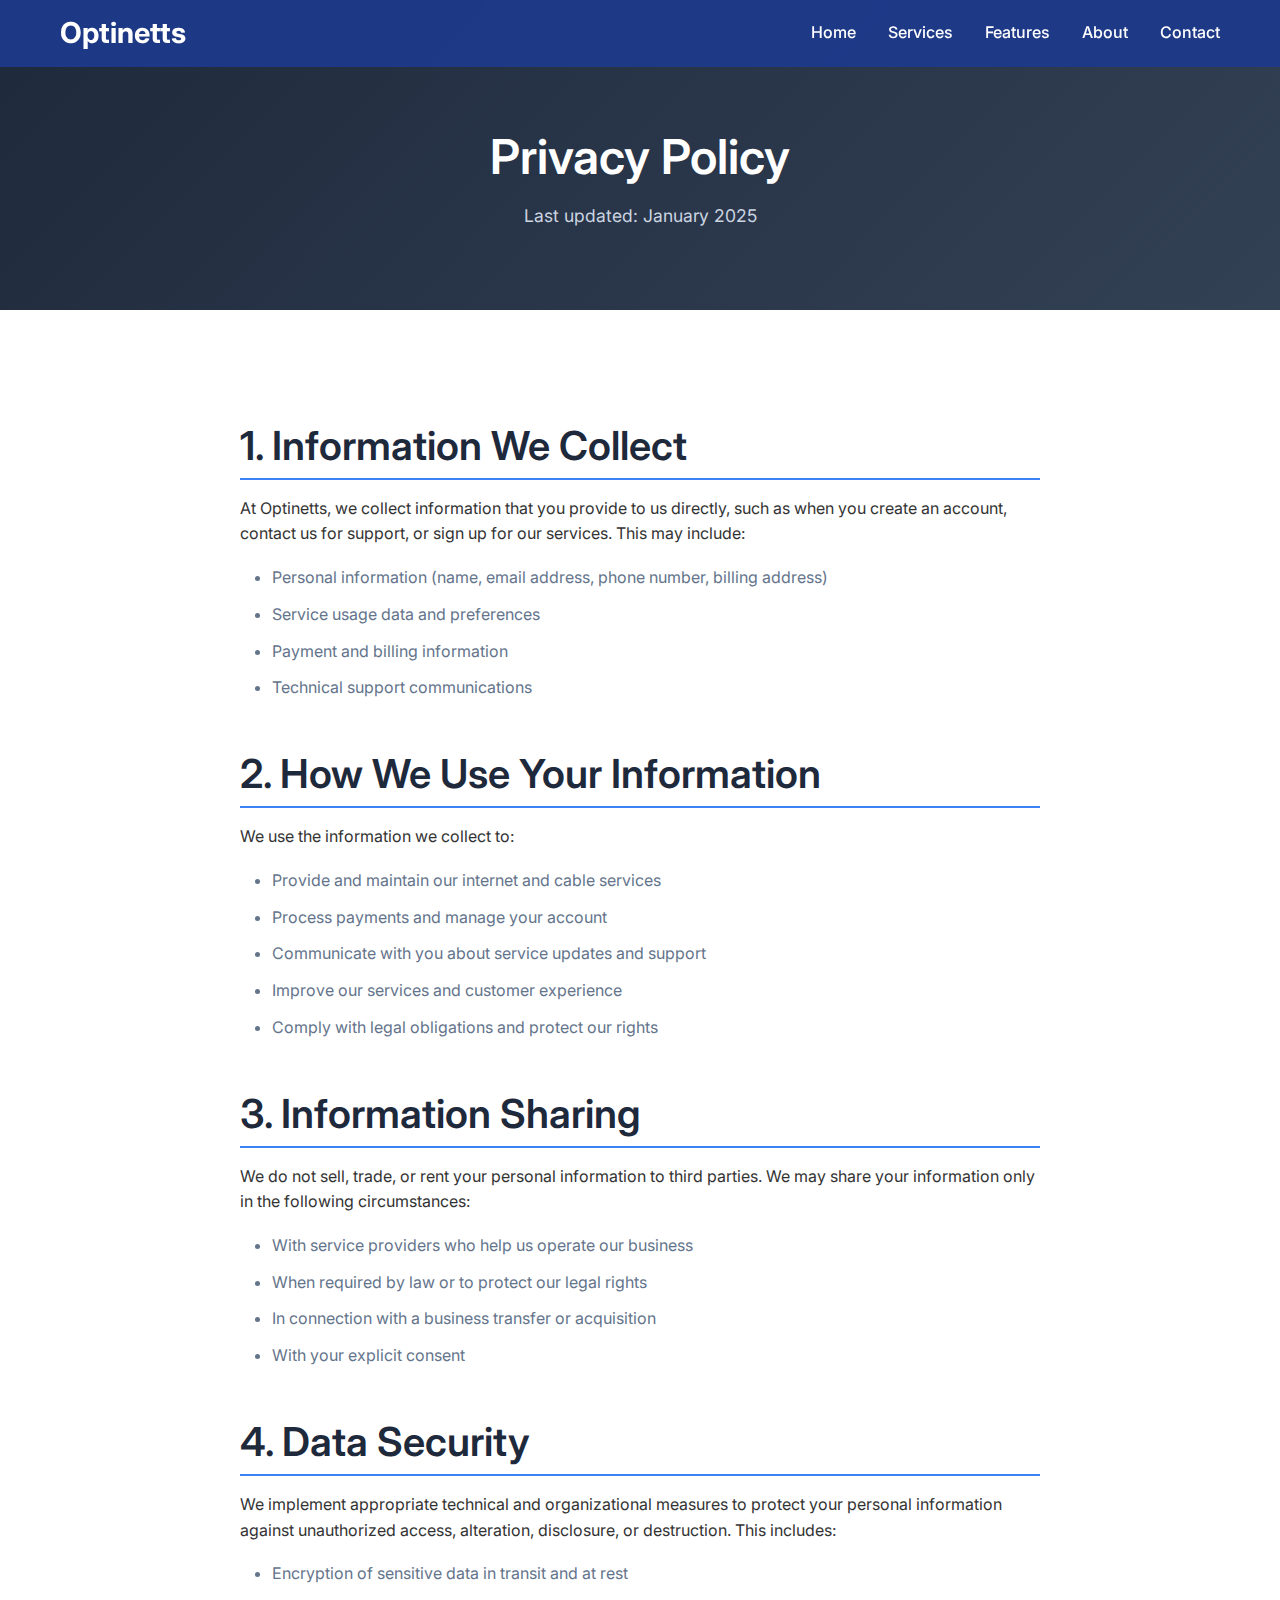
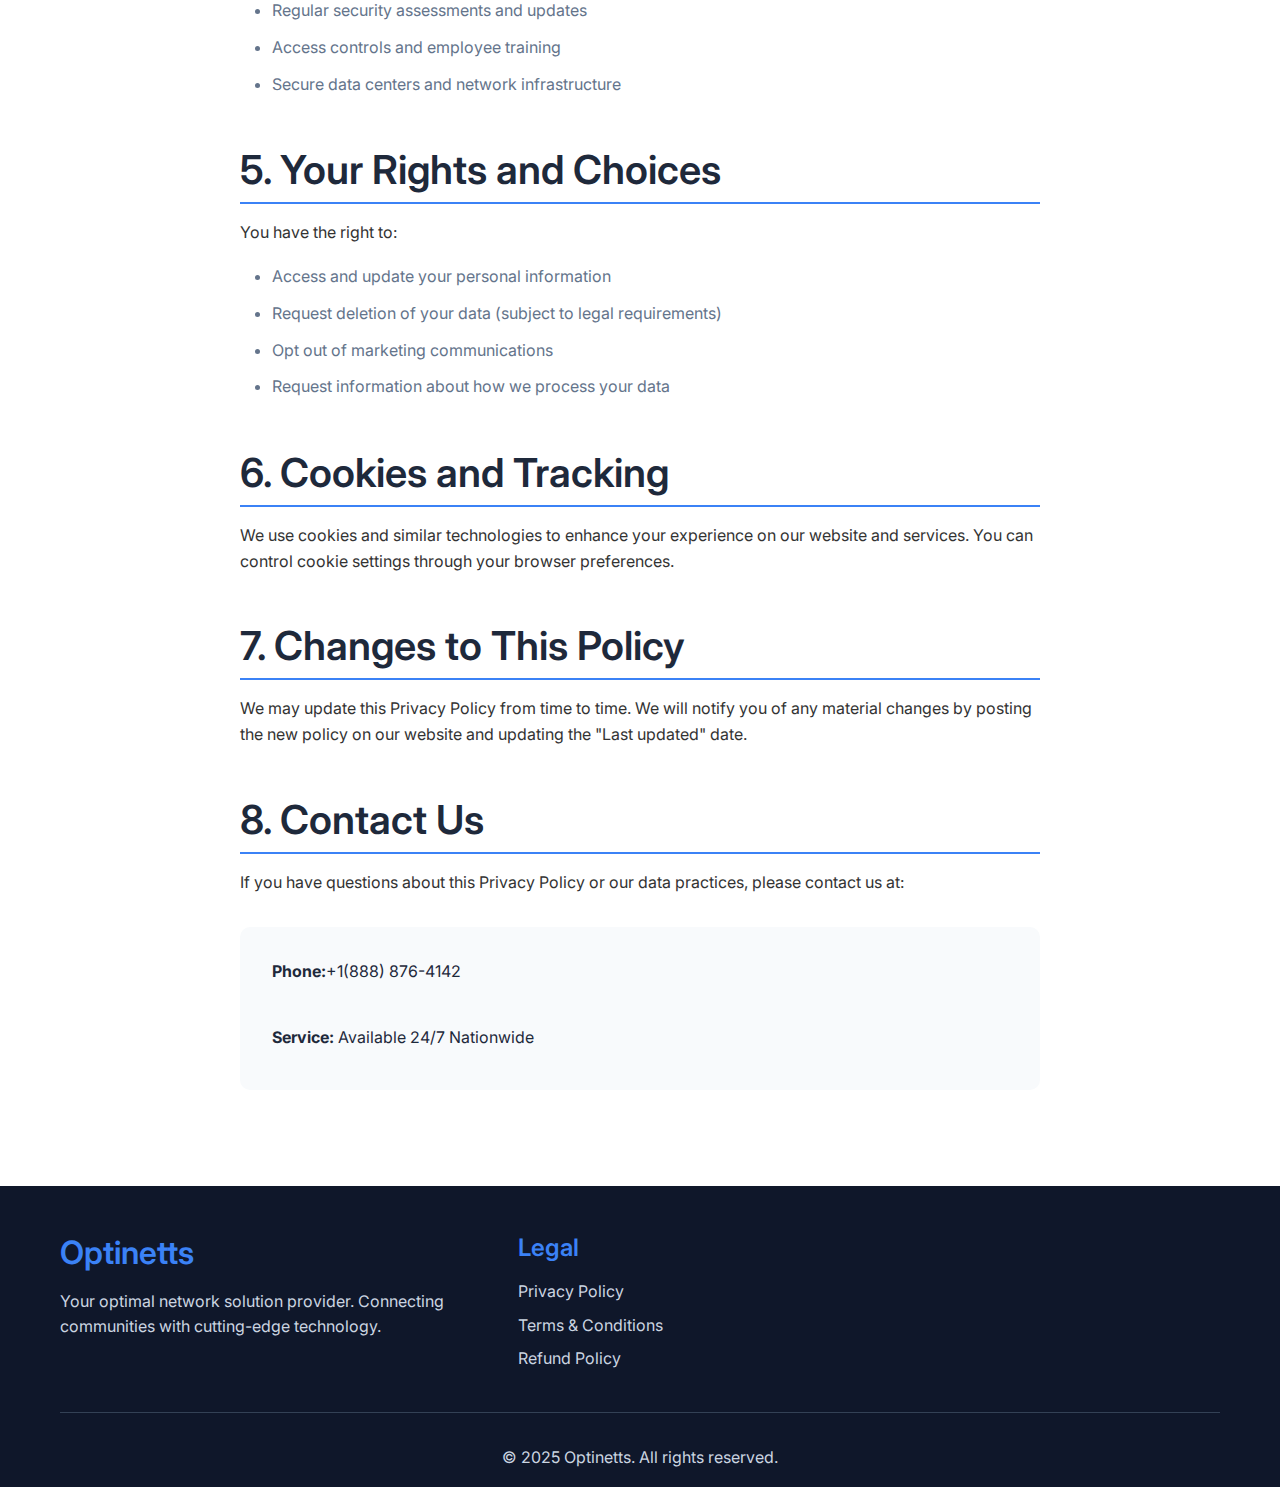
<file: privacy.html>
<!DOCTYPE html>
<html lang="en">
<head>
    <meta charset="UTF-8">
    <meta name="viewport" content="width=device-width, initial-scale=1.0">
    <title>Privacy Policy - Optinetts</title>
    <link href="https://fonts.googleapis.com/css2?family=Inter:wght@300;400;500;600;700&display=swap" rel="stylesheet">
    <link rel="stylesheet" href="style.css">
</head>
<body>
    <!-- Navigation -->
    <nav class="navbar">
        <div class="nav-container">
            <div class="nav-logo">
                <h2><a href="index.html">Optinetts</a></h2>
            </div>
            <div class="nav-menu" id="navMenu">
                <a href="index.html" class="nav-link">Home</a>
                <a href="index.html#services" class="nav-link">Services</a>
                <a href="index.html#features" class="nav-link">Features</a>
                <a href="index.html#about" class="nav-link">About</a>
                <a href="index.html#contact" class="nav-link">Contact</a>
            </div>
            <div class="nav-toggle" id="navToggle">
                <span></span>
                <span></span>
                <span></span>
            </div>
        </div>
    </nav>

    <!-- Legal Page Header -->
    <section class="legal-header">
        <div class="container">
            <h1>Privacy Policy</h1>
            <p>Last updated: January 2025</p>
        </div>
    </section>

    <!-- Privacy Policy Content -->
    <section class="legal-content">
        <div class="container">
            <div class="legal-text">
                <h2>1. Information We Collect</h2>
                <p>At Optinetts, we collect information that you provide to us directly, such as when you create an account, contact us for support, or sign up for our services. This may include:</p>
                <ul>
                    <li>Personal information (name, email address, phone number, billing address)</li>
                    <li>Service usage data and preferences</li>
                    <li>Payment and billing information</li>
                    <li>Technical support communications</li>
                </ul>

                <h2>2. How We Use Your Information</h2>
                <p>We use the information we collect to:</p>
                <ul>
                    <li>Provide and maintain our internet and cable services</li>
                    <li>Process payments and manage your account</li>
                    <li>Communicate with you about service updates and support</li>
                    <li>Improve our services and customer experience</li>
                    <li>Comply with legal obligations and protect our rights</li>
                </ul>

                <h2>3. Information Sharing</h2>
                <p>We do not sell, trade, or rent your personal information to third parties. We may share your information only in the following circumstances:</p>
                <ul>
                    <li>With service providers who help us operate our business</li>
                    <li>When required by law or to protect our legal rights</li>
                    <li>In connection with a business transfer or acquisition</li>
                    <li>With your explicit consent</li>
                </ul>

                <h2>4. Data Security</h2>
                <p>We implement appropriate technical and organizational measures to protect your personal information against unauthorized access, alteration, disclosure, or destruction. This includes:</p>
                <ul>
                    <li>Encryption of sensitive data in transit and at rest</li>
                    <li>Regular security assessments and updates</li>
                    <li>Access controls and employee training</li>
                    <li>Secure data centers and network infrastructure</li>
                </ul>

                <h2>5. Your Rights and Choices</h2>
                <p>You have the right to:</p>
                <ul>
                    <li>Access and update your personal information</li>
                    <li>Request deletion of your data (subject to legal requirements)</li>
                    <li>Opt out of marketing communications</li>
                    <li>Request information about how we process your data</li>
                </ul>

                <h2>6. Cookies and Tracking</h2>
                <p>We use cookies and similar technologies to enhance your experience on our website and services. You can control cookie settings through your browser preferences.</p>

                <h2>7. Changes to This Policy</h2>
                <p>We may update this Privacy Policy from time to time. We will notify you of any material changes by posting the new policy on our website and updating the "Last updated" date.</p>

                <h2>8. Contact Us</h2>
                <p>If you have questions about this Privacy Policy or our data practices, please contact us at:</p>
                <div class="contact-info">
                    <p><strong>Phone:</strong>+1(888) 876-4142</p>
                    <p><strong>Service:</strong> Available 24/7 Nationwide</p>
                </div>
            </div>
        </div>
    </section>

    <!-- Footer -->
    <footer class="footer">
        <div class="container">
            <div class="footer-content">
                <div class="footer-section">
                    <h3>Optinetts</h3>
                    <p>Your optimal network solution provider. Connecting communities with cutting-edge technology.</p>
                </div>
                <div class="footer-section">
                    <h4>Legal</h4>
                    <ul>
                        <li><a href="privacy.html">Privacy Policy</a></li>
                        <li><a href="terms.html">Terms & Conditions</a></li>
                        <li><a href="refund.html">Refund Policy</a></li>
                    </ul>
                </div>
            </div>
            <div class="footer-bottom">
                <p>&copy; 2025 Optinetts. All rights reserved.</p>
            </div>
        </div>
    </footer>

    <script src="script.js"></script>
</body>
</html>
</file>
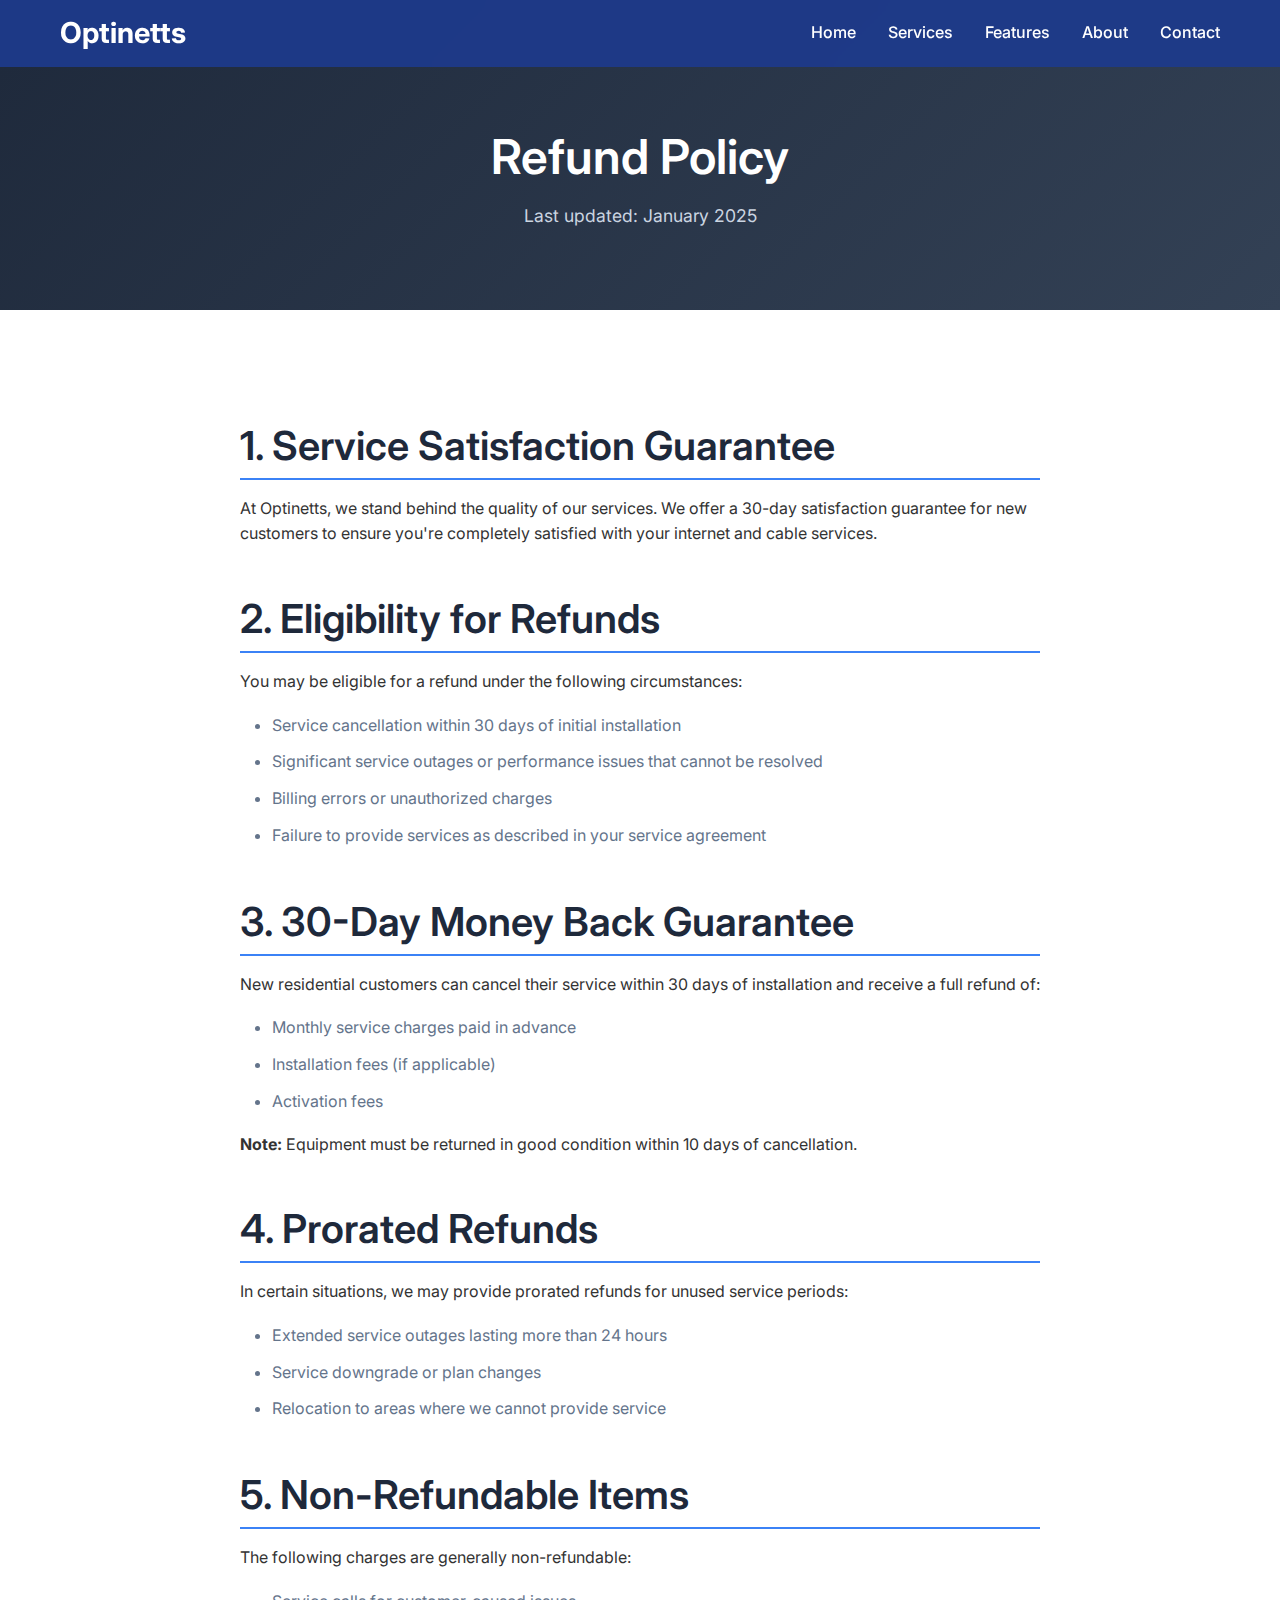
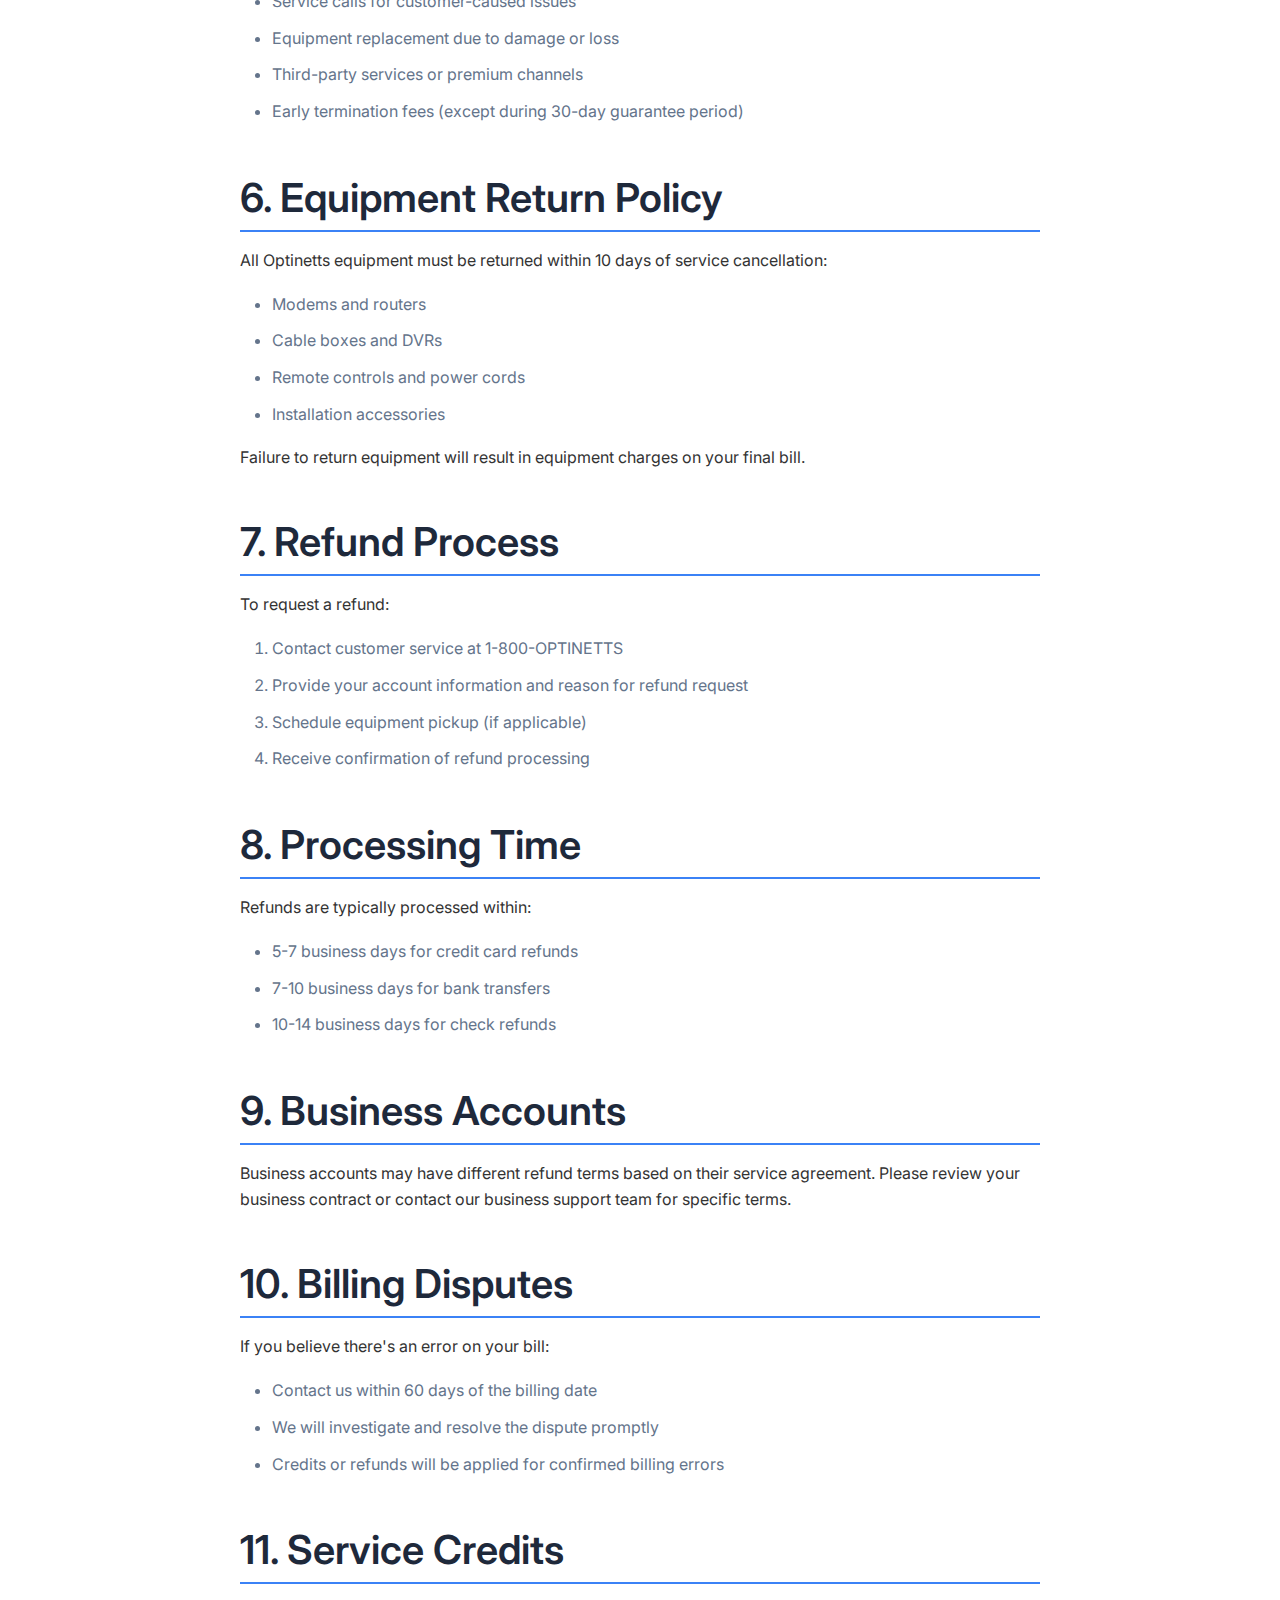
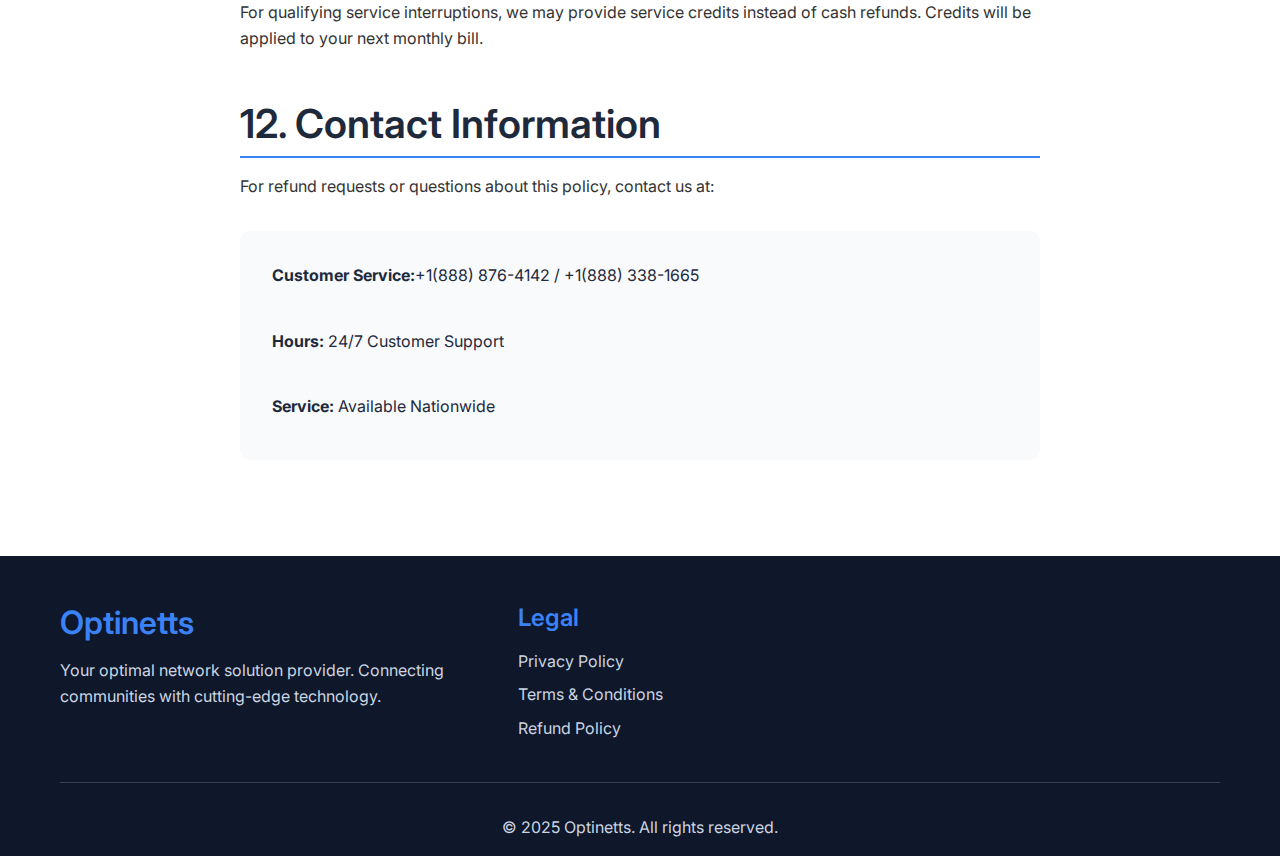
<file: refund.html>
<!DOCTYPE html>
<html lang="en">
<head>
    <meta charset="UTF-8">
    <meta name="viewport" content="width=device-width, initial-scale=1.0">
    <title>Refund Policy - Optinetts</title>
    <link href="https://fonts.googleapis.com/css2?family=Inter:wght@300;400;500;600;700&display=swap" rel="stylesheet">
    <link rel="stylesheet" href="style.css">
</head>
<body>
    <!-- Navigation -->
    <nav class="navbar">
        <div class="nav-container">
            <div class="nav-logo">
                <h2><a href="index.html">Optinetts</a></h2>
            </div>
            <div class="nav-menu" id="navMenu">
                <a href="index.html" class="nav-link">Home</a>
                <a href="index.html#services" class="nav-link">Services</a>
                <a href="index.html#features" class="nav-link">Features</a>
                <a href="index.html#about" class="nav-link">About</a>
                <a href="index.html#contact" class="nav-link">Contact</a>
            </div>
            <div class="nav-toggle" id="navToggle">
                <span></span>
                <span></span>
                <span></span>
            </div>
        </div>
    </nav>

    <!-- Legal Page Header -->
    <section class="legal-header">
        <div class="container">
            <h1>Refund Policy</h1>
            <p>Last updated: January 2025</p>
        </div>
    </section>

    <!-- Refund Policy Content -->
    <section class="legal-content">
        <div class="container">
            <div class="legal-text">
                <h2>1. Service Satisfaction Guarantee</h2>
                <p>At Optinetts, we stand behind the quality of our services. We offer a 30-day satisfaction guarantee for new customers to ensure you're completely satisfied with your internet and cable services.</p>

                <h2>2. Eligibility for Refunds</h2>
                <p>You may be eligible for a refund under the following circumstances:</p>
                <ul>
                    <li>Service cancellation within 30 days of initial installation</li>
                    <li>Significant service outages or performance issues that cannot be resolved</li>
                    <li>Billing errors or unauthorized charges</li>
                    <li>Failure to provide services as described in your service agreement</li>
                </ul>

                <h2>3. 30-Day Money Back Guarantee</h2>
                <p>New residential customers can cancel their service within 30 days of installation and receive a full refund of:</p>
                <ul>
                    <li>Monthly service charges paid in advance</li>
                    <li>Installation fees (if applicable)</li>
                    <li>Activation fees</li>
                </ul>
                <p><strong>Note:</strong> Equipment must be returned in good condition within 10 days of cancellation.</p>

                <h2>4. Prorated Refunds</h2>
                <p>In certain situations, we may provide prorated refunds for unused service periods:</p>
                <ul>
                    <li>Extended service outages lasting more than 24 hours</li>
                    <li>Service downgrade or plan changes</li>
                    <li>Relocation to areas where we cannot provide service</li>
                </ul>

                <h2>5. Non-Refundable Items</h2>
                <p>The following charges are generally non-refundable:</p>
                <ul>
                    <li>Service calls for customer-caused issues</li>
                    <li>Equipment replacement due to damage or loss</li>
                    <li>Third-party services or premium channels</li>
                    <li>Early termination fees (except during 30-day guarantee period)</li>
                </ul>

                <h2>6. Equipment Return Policy</h2>
                <p>All Optinetts equipment must be returned within 10 days of service cancellation:</p>
                <ul>
                    <li>Modems and routers</li>
                    <li>Cable boxes and DVRs</li>
                    <li>Remote controls and power cords</li>
                    <li>Installation accessories</li>
                </ul>
                <p>Failure to return equipment will result in equipment charges on your final bill.</p>

                <h2>7. Refund Process</h2>
                <p>To request a refund:</p>
                <ol>
                    <li>Contact customer service at 1-800-OPTINETTS</li>
                    <li>Provide your account information and reason for refund request</li>
                    <li>Schedule equipment pickup (if applicable)</li>
                    <li>Receive confirmation of refund processing</li>
                </ol>

                <h2>8. Processing Time</h2>
                <p>Refunds are typically processed within:</p>
                <ul>
                    <li>5-7 business days for credit card refunds</li>
                    <li>7-10 business days for bank transfers</li>
                    <li>10-14 business days for check refunds</li>
                </ul>

                <h2>9. Business Accounts</h2>
                <p>Business accounts may have different refund terms based on their service agreement. Please review your business contract or contact our business support team for specific terms.</p>

                <h2>10. Billing Disputes</h2>
                <p>If you believe there's an error on your bill:</p>
                <ul>
                    <li>Contact us within 60 days of the billing date</li>
                    <li>We will investigate and resolve the dispute promptly</li>
                    <li>Credits or refunds will be applied for confirmed billing errors</li>
                </ul>

                <h2>11. Service Credits</h2>
                <p>For qualifying service interruptions, we may provide service credits instead of cash refunds. Credits will be applied to your next monthly bill.</p>

                <h2>12. Contact Information</h2>
                <p>For refund requests or questions about this policy, contact us at:</p>
                <div class="contact-info">
                    <p><strong>Customer Service:</strong>+1(888) 876-4142 / +1(888) 338-1665</p>
                    <p><strong>Hours:</strong> 24/7 Customer Support</p>
                    <p><strong>Service:</strong> Available Nationwide</p>
                </div>
            </div>
        </div>
    </section>

    <!-- Footer -->
    <footer class="footer">
        <div class="container">
            <div class="footer-content">
                <div class="footer-section">
                    <h3>Optinetts</h3>
                    <p>Your optimal network solution provider. Connecting communities with cutting-edge technology.</p>
                </div>
                <div class="footer-section">
                    <h4>Legal</h4>
                    <ul>
                        <li><a href="privacy.html">Privacy Policy</a></li>
                        <li><a href="terms.html">Terms & Conditions</a></li>
                        <li><a href="refund.html">Refund Policy</a></li>
                    </ul>
                </div>
            </div>
            <div class="footer-bottom">
                <p>&copy; 2025 Optinetts. All rights reserved.</p>
            </div>
        </div>
    </footer>

    <script src="script.js"></script>
</body>
</html>
</file>
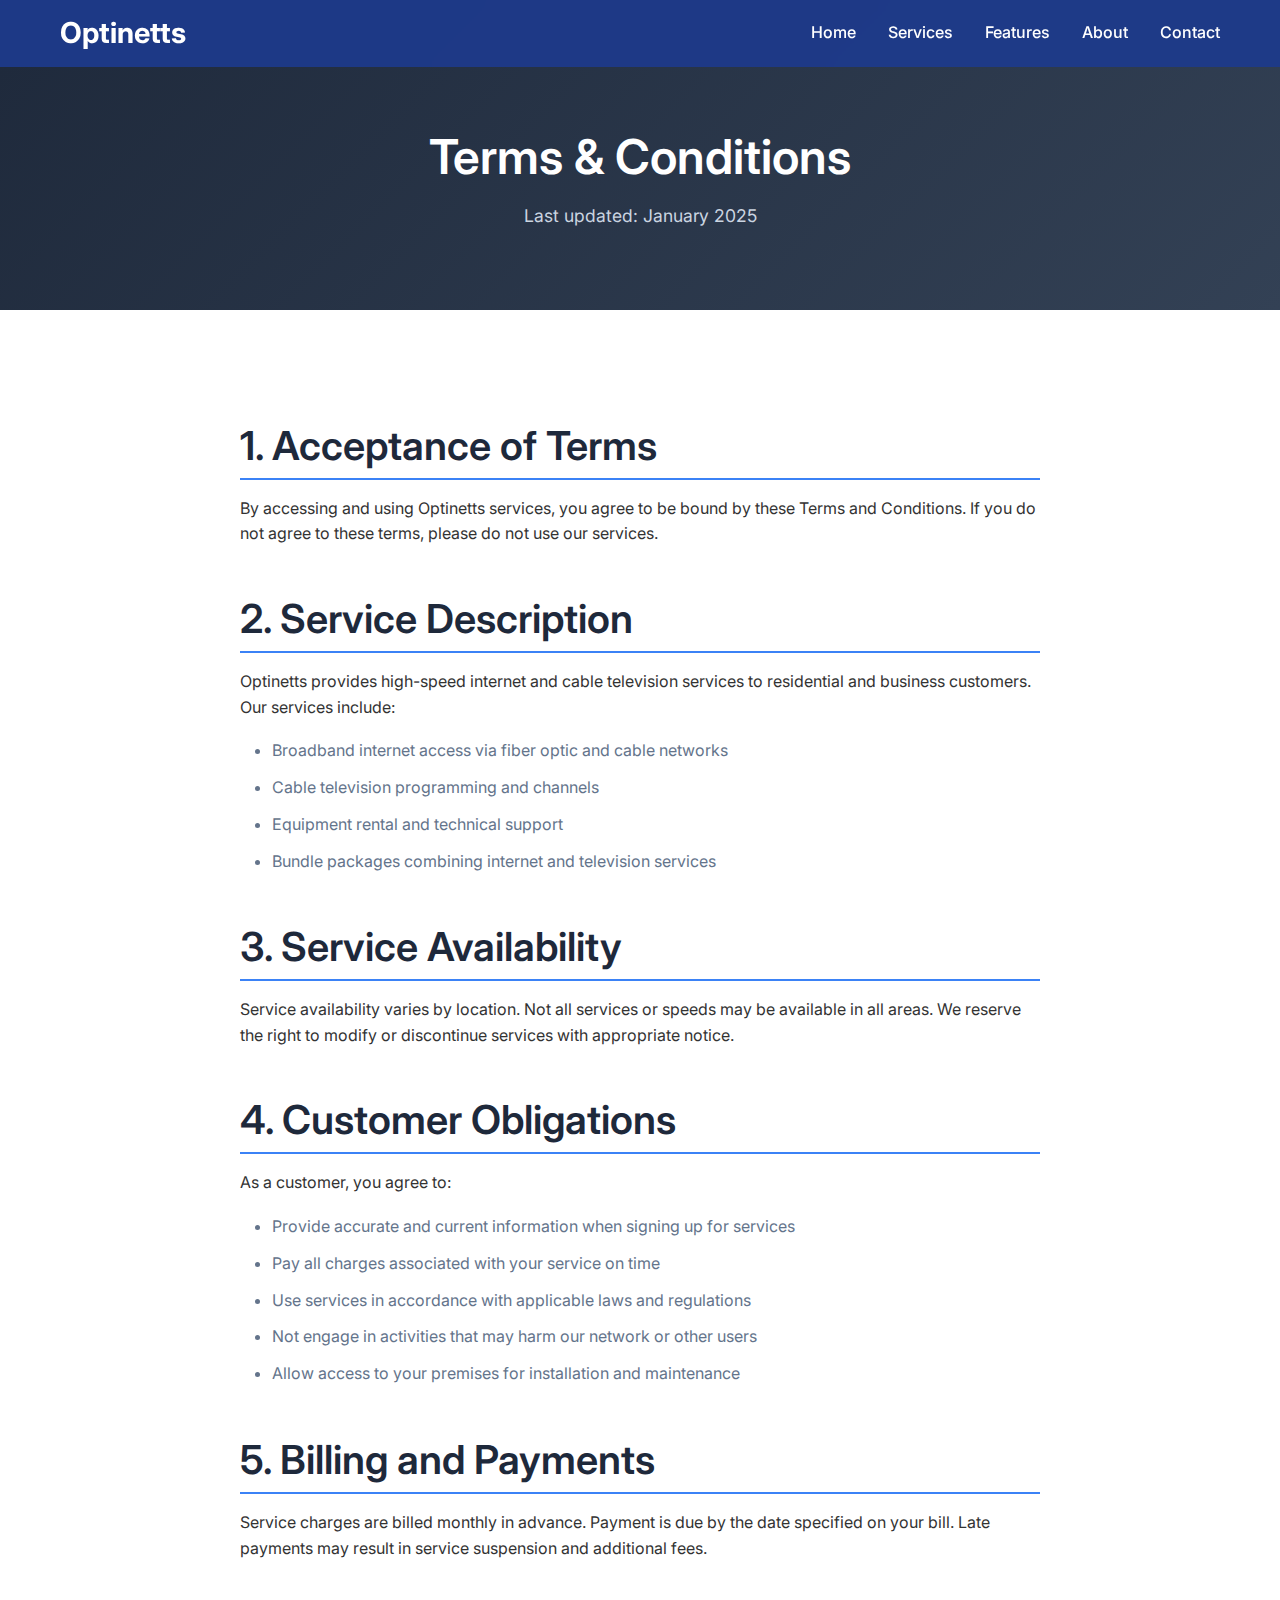
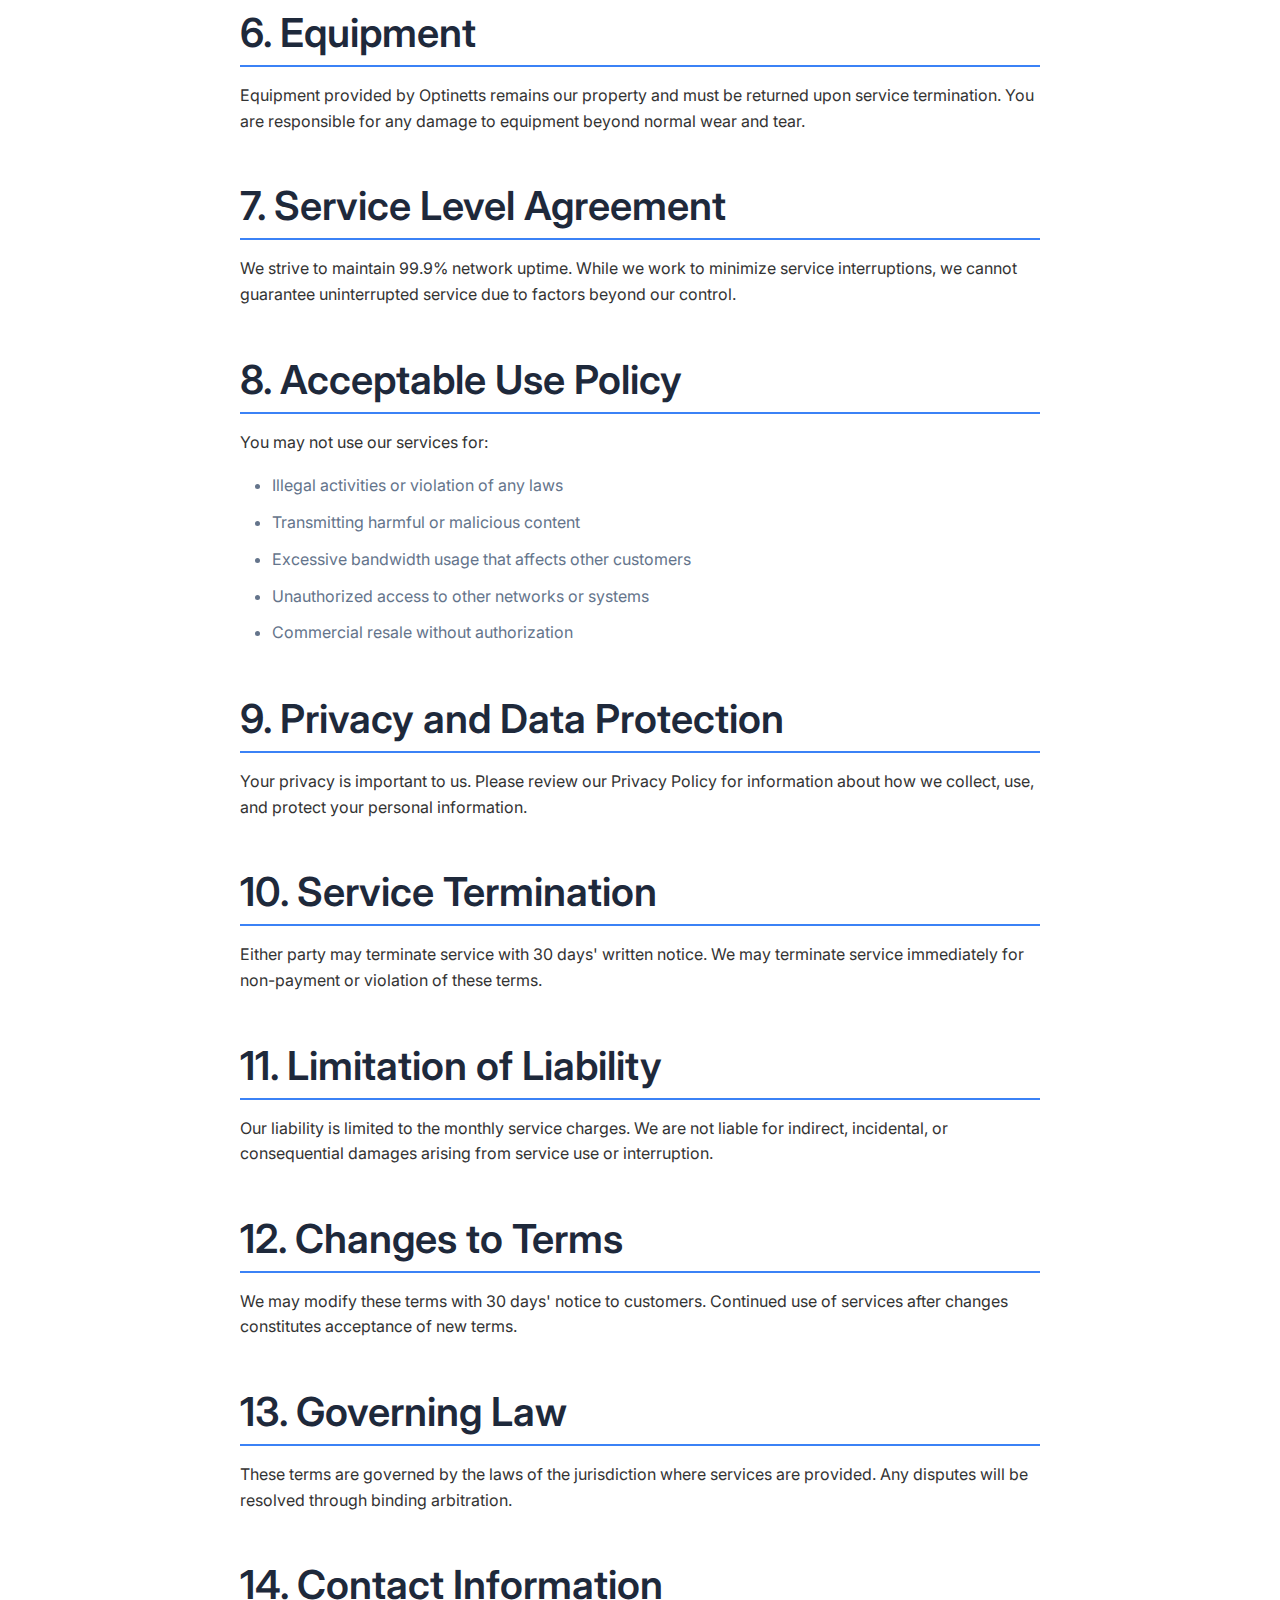
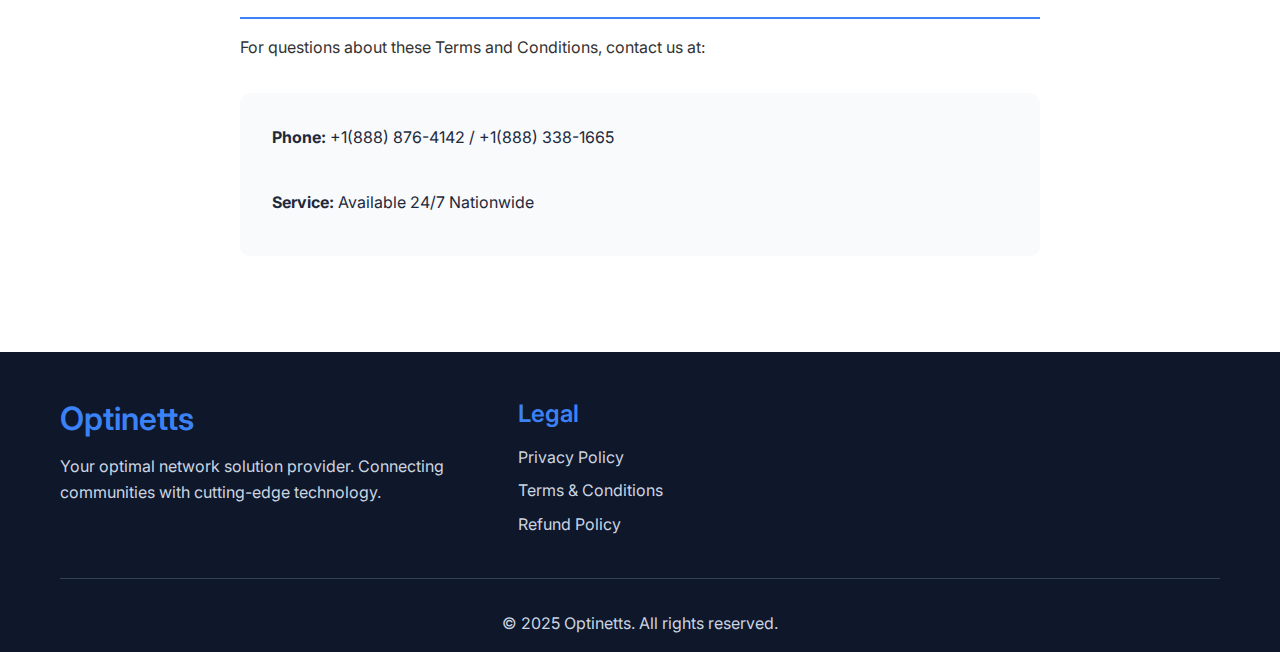
<file: terms.html>
<!DOCTYPE html>
<html lang="en">
<head>
    <meta charset="UTF-8">
    <meta name="viewport" content="width=device-width, initial-scale=1.0">
    <title>Terms & Conditions - Optinetts</title>
    <link href="https://fonts.googleapis.com/css2?family=Inter:wght@300;400;500;600;700&display=swap" rel="stylesheet">
    <link rel="stylesheet" href="style.css">
</head>
<body>
    <!-- Navigation -->
    <nav class="navbar">
        <div class="nav-container">
            <div class="nav-logo">
                <h2><a href="index.html">Optinetts</a></h2>
            </div>
            <div class="nav-menu" id="navMenu">
                <a href="index.html" class="nav-link">Home</a>
                <a href="index.html#services" class="nav-link">Services</a>
                <a href="index.html#features" class="nav-link">Features</a>
                <a href="index.html#about" class="nav-link">About</a>
                <a href="index.html#contact" class="nav-link">Contact</a>
            </div>
            <div class="nav-toggle" id="navToggle">
                <span></span>
                <span></span>
                <span></span>
            </div>
        </div>
    </nav>

    <!-- Legal Page Header -->
    <section class="legal-header">
        <div class="container">
            <h1>Terms & Conditions</h1>
            <p>Last updated: January 2025</p>
        </div>
    </section>

    <!-- Terms Content -->
    <section class="legal-content">
        <div class="container">
            <div class="legal-text">
                <h2>1. Acceptance of Terms</h2>
                <p>By accessing and using Optinetts services, you agree to be bound by these Terms and Conditions. If you do not agree to these terms, please do not use our services.</p>

                <h2>2. Service Description</h2>
                <p>Optinetts provides high-speed internet and cable television services to residential and business customers. Our services include:</p>
                <ul>
                    <li>Broadband internet access via fiber optic and cable networks</li>
                    <li>Cable television programming and channels</li>
                    <li>Equipment rental and technical support</li>
                    <li>Bundle packages combining internet and television services</li>
                </ul>

                <h2>3. Service Availability</h2>
                <p>Service availability varies by location. Not all services or speeds may be available in all areas. We reserve the right to modify or discontinue services with appropriate notice.</p>

                <h2>4. Customer Obligations</h2>
                <p>As a customer, you agree to:</p>
                <ul>
                    <li>Provide accurate and current information when signing up for services</li>
                    <li>Pay all charges associated with your service on time</li>
                    <li>Use services in accordance with applicable laws and regulations</li>
                    <li>Not engage in activities that may harm our network or other users</li>
                    <li>Allow access to your premises for installation and maintenance</li>
                </ul>

                <h2>5. Billing and Payments</h2>
                <p>Service charges are billed monthly in advance. Payment is due by the date specified on your bill. Late payments may result in service suspension and additional fees.</p>

                <h2>6. Equipment</h2>
                <p>Equipment provided by Optinetts remains our property and must be returned upon service termination. You are responsible for any damage to equipment beyond normal wear and tear.</p>

                <h2>7. Service Level Agreement</h2>
                <p>We strive to maintain 99.9% network uptime. While we work to minimize service interruptions, we cannot guarantee uninterrupted service due to factors beyond our control.</p>

                <h2>8. Acceptable Use Policy</h2>
                <p>You may not use our services for:</p>
                <ul>
                    <li>Illegal activities or violation of any laws</li>
                    <li>Transmitting harmful or malicious content</li>
                    <li>Excessive bandwidth usage that affects other customers</li>
                    <li>Unauthorized access to other networks or systems</li>
                    <li>Commercial resale without authorization</li>
                </ul>

                <h2>9. Privacy and Data Protection</h2>
                <p>Your privacy is important to us. Please review our Privacy Policy for information about how we collect, use, and protect your personal information.</p>

                <h2>10. Service Termination</h2>
                <p>Either party may terminate service with 30 days' written notice. We may terminate service immediately for non-payment or violation of these terms.</p>

                <h2>11. Limitation of Liability</h2>
                <p>Our liability is limited to the monthly service charges. We are not liable for indirect, incidental, or consequential damages arising from service use or interruption.</p>

                <h2>12. Changes to Terms</h2>
                <p>We may modify these terms with 30 days' notice to customers. Continued use of services after changes constitutes acceptance of new terms.</p>

                <h2>13. Governing Law</h2>
                <p>These terms are governed by the laws of the jurisdiction where services are provided. Any disputes will be resolved through binding arbitration.</p>

                <h2>14. Contact Information</h2>
                <p>For questions about these Terms and Conditions, contact us at:</p>
                <div class="contact-info">
                    <p><strong>Phone:</strong> +1(888) 876-4142 / +1(888) 338-1665</p>
                    <p><strong>Service:</strong> Available 24/7 Nationwide</p>
                </div>
            </div>
        </div>
    </section>

    <!-- Footer -->
    <footer class="footer">
        <div class="container">
            <div class="footer-content">
                <div class="footer-section">
                    <h3>Optinetts</h3>
                    <p>Your optimal network solution provider. Connecting communities with cutting-edge technology.</p>
                </div>
                <div class="footer-section">
                    <h4>Legal</h4>
                    <ul>
                        <li><a href="privacy.html">Privacy Policy</a></li>
                        <li><a href="terms.html">Terms & Conditions</a></li>
                        <li><a href="refund.html">Refund Policy</a></li>
                    </ul>
                </div>
            </div>
            <div class="footer-bottom">
                <p>&copy; 2025 Optinetts. All rights reserved.</p>
            </div>
        </div>
    </footer>

    <script src="script.js"></script>
</body>
</html>
</file>
<file: style.css>
/* Reset and Base Styles */
* {
    margin: 0;
    padding: 0;
    box-sizing: border-box;
}

body {
    font-family: 'Inter', sans-serif;
    line-height: 1.6;
    color: #333;
    overflow-x: hidden;
}

.container {
    max-width: 1200px;
    margin: 0 auto;
    padding: 0 20px;
}

/* Typography */
h1, h2, h3, h4, h5, h6 {
    margin-bottom: 1rem;
    font-weight: 600;
    line-height: 1.2;
}

h1 { font-size: 3rem; }
h2 { font-size: 2.5rem; }
h3 { font-size: 2rem; }
h4 { font-size: 1.5rem; }

p {
    margin-bottom: 1rem;
    line-height: 1.6;
}

a {
    text-decoration: none;
    color: inherit;
}

/* Navigation */
.navbar {
    position: fixed;
    top: 0;
    width: 100%;
    background: rgba(30, 58, 138, 0.95);
    backdrop-filter: blur(10px);
    padding: 1rem 0;
    z-index: 1000;
    transition: all 0.3s ease;
}

.navbar.scrolled {
    background: rgba(30, 58, 138, 0.98);
    padding: 0.5rem 0;
}

.nav-container {
    max-width: 1200px;
    margin: 0 auto;
    padding: 0 20px;
    display: flex;
    justify-content: space-between;
    align-items: center;
}

.nav-logo h2 {
    color: #fff;
    margin: 0;
    font-size: 1.8rem;
    font-weight: 700;
}

.nav-logo a {
    color: inherit;
}

.nav-menu {
    display: flex;
    gap: 2rem;
}

.nav-link {
    color: #fff;
    font-weight: 500;
    transition: color 0.3s ease;
    position: relative;
}

.nav-link:hover {
    color: #f59e0b;
}

.nav-link::after {
    content: '';
    position: absolute;
    width: 0;
    height: 2px;
    bottom: -5px;
    left: 0;
    background: #f59e0b;
    transition: width 0.3s ease;
}

.nav-link:hover::after {
    width: 100%;
}

.nav-toggle {
    display: none;
    flex-direction: column;
    cursor: pointer;
}

.nav-toggle span {
    width: 25px;
    height: 3px;
    background: #fff;
    margin: 3px 0;
    transition: 0.3s;
}

/* Buttons */
.btn-primary, .btn-secondary {
    padding: 12px 24px;
    border: none;
    border-radius: 50px;
    font-size: 1rem;
    font-weight: 500;
    cursor: pointer;
    transition: all 0.3s ease;
    text-decoration: none;
    display: inline-block;
    text-align: center;
}

.btn-primary {
    background: linear-gradient(135deg, #3b82f6, #1e40af);
    color: #fff;
    box-shadow: 0 4px 15px rgba(59, 130, 246, 0.3);
}

.btn-primary:hover {
    transform: translateY(-2px);
    box-shadow: 0 6px 20px rgba(59, 130, 246, 0.4);
}

.btn-secondary {
    background: transparent;
    color: #3b82f6;
    border: 2px solid #3b82f6;
}

.btn-secondary:hover {
    background: #3b82f6;
    color: #fff;
    transform: translateY(-2px);
}

/* Hero Section */
.hero {
    height: 100vh;
    position: relative;
    display: flex;
    align-items: center;
    justify-content: center;
    background: linear-gradient(135deg, #0f172a 0%, #1e293b 50%, #334155 100%);
    overflow: hidden;
}

.hero-background {
    position: absolute;
    top: 0;
    left: 0;
    width: 100%;
    height: 100%;
    background: url('https://images.pexels.com/photos/1181354/pexels-photo-1181354.jpeg?auto=compress&cs=tinysrgb&w=1920') center/cover;
    opacity: 0.2;
    z-index: 1;
}

.hero-content-centered {
    text-align: center;
    z-index: 2;
    position: relative;
    max-width: 800px;
    padding: 0 20px;
}

.hero-title {
    font-size: 3.5rem;
    color: #fff;
    margin-bottom: 1.5rem;
    animation: slideInLeft 1s ease-out;
}

.text-gradient {
    background: linear-gradient(135deg, #3b82f6, #f59e0b);
    -webkit-background-clip: text;
    -webkit-text-fill-color: transparent;
    background-clip: text;
}

.hero-subtitle {
    font-size: 1.2rem;
    color: #cbd5e1;
    margin-bottom: 2rem;
    animation: slideInLeft 1s ease-out 0.2s both;
}

.hero-buttons {
    display: flex;
    justify-content: center;
    gap: 1rem;
    margin-bottom: 2rem;
    animation: slideInLeft 1s ease-out 0.4s both;
}

@keyframes slideInLeft {
    from { opacity: 0; transform: translateX(-50px); }
    to { opacity: 1; transform: translateX(0); }
}

/* Sections */
section {
    padding: 5rem 0;
}

.section-header {
    text-align: center;
    margin-bottom: 4rem;
}

.section-header h2 {
    font-size: 2.5rem;
    margin-bottom: 1rem;
    color: #1e293b;
}

.section-header p {
    font-size: 1.1rem;
    color: #64748b;
    max-width: 600px;
    margin: 0 auto;
}

/* Plans Section */
.plans {
    background: #fff;
}

.plans-grid {
    display: grid;
    grid-template-columns: repeat(auto-fit, minmax(300px, 1fr));
    gap: 2rem;
    max-width: 1000px;
    margin: 0 auto;
}

.plan-card {
    background: #fff;
    border: 2px solid #e2e8f0;
    border-radius: 20px;
    padding: 2rem;
    text-align: center;
    position: relative;
    transition: all 0.3s ease;
}

.plan-card:hover {
    transform: translateY(-10px);
    box-shadow: 0 20px 40px rgba(0, 0, 0, 0.1);
    border-color: #3b82f6;
}

.plan-card.featured {
    border-color: #3b82f6;
    transform: scale(1.05);
    box-shadow: 0 20px 40px rgba(59, 130, 246, 0.2);
}

.plan-badge {
    position: absolute;
    top: -10px;
    left: 50%;
    transform: translateX(-50%);
    background: linear-gradient(135deg, #3b82f6, #1e40af);
    color: #fff;
    padding: 0.5rem 1rem;
    border-radius: 20px;
    font-size: 0.9rem;
    font-weight: 600;
}

.plan-header h3 {
    font-size: 1.5rem;
    color: #1e293b;
    margin-bottom: 1rem;
}

.plan-price {
    display: flex;
    align-items: baseline;
    justify-content: center;
    margin-bottom: 2rem;
}

.plan-price .currency {
    font-size: 1.5rem;
    color: #64748b;
}

.plan-price .amount {
    font-size: 3rem;
    font-weight: 700;
    color: #3b82f6;
}

.plan-price .period {
    font-size: 1rem;
    color: #64748b;
}

.plan-features {
    list-style: none;
    margin-bottom: 2rem;
}

.plan-features li {
    padding: 0.5rem 0;
    color: #64748b;
    position: relative;
    padding-left: 1.5rem;
}

.plan-features li::before {
    content: '✓';
    position: absolute;
    left: 0;
    color: #3b82f6;
    font-weight: bold;
}

.plan-btn {
    width: 100%;
    justify-content: center;
}

/* Coverage Section */
.coverage {
    background: #f8fafc;
}

.coverage-content {
    display: grid;
    grid-template-columns: 1fr 1fr;
    gap: 4rem;
    align-items: center;
}

.coverage-text h2 {
    color: #1e293b;
    margin-bottom: 1.5rem;
}

.coverage-text p {
    color: #64748b;
    margin-bottom: 2rem;
    font-size: 1.1rem;
}

.coverage-stats {
    display: grid;
    grid-template-columns: repeat(3, 1fr);
    gap: 1.5rem;
    margin-bottom: 2rem;
}

.coverage-stat {
    text-align: center;
}

.coverage-stat h3 {
    font-size: 2rem;
    color: #3b82f6;
    margin-bottom: 0.5rem;
}

.coverage-stat p {
    color: #64748b;
    font-weight: 500;
    margin: 0;
    font-size: 0.9rem;
}

.coverage-image {
    width: 100%;
    border-radius: 20px;
    box-shadow: 0 20px 40px rgba(0, 0, 0, 0.1);
}

/* Technology Section */
.technology {
    background: #fff;
}

.tech-grid {
    display: grid;
    grid-template-columns: repeat(auto-fit, minmax(300px, 1fr));
    gap: 2rem;
}

.tech-card {
    background: #fff;
    padding: 2rem;
    border-radius: 20px;
    box-shadow: 0 10px 30px rgba(0, 0, 0, 0.1);
    transition: all 0.3s ease;
    text-align: center;
}

.tech-card:hover {
    transform: translateY(-10px);
    box-shadow: 0 20px 40px rgba(0, 0, 0, 0.15);
}

.tech-icon {
    margin-bottom: 1.5rem;
    overflow: hidden;
    border-radius: 15px;
}

.tech-icon img {
    width: 100%;
    height: 200px;
    object-fit: cover;
    transition: transform 0.3s ease;
}

.tech-card:hover .tech-icon img {
    transform: scale(1.1);
}

.tech-card h3 {
    color: #1e293b;
    margin-bottom: 1rem;
    font-size: 1.3rem;
}

.tech-card p {
    color: #64748b;
    line-height: 1.6;
}

/* Services Section */
.services {
    background: #f8fafc;
}

.services-grid {
    display: grid;
    grid-template-columns: repeat(auto-fit, minmax(300px, 1fr));
    gap: 2rem;
}

.service-card {
    background: #fff;
    padding: 2.5rem;
    border-radius: 20px;
    box-shadow: 0 10px 30px rgba(0, 0, 0, 0.1);
    transition: all 0.3s ease;
    text-align: center;
    position: relative;
    overflow: hidden;
}

.service-card::before {
    content: '';
    position: absolute;
    top: 0;
    left: -100%;
    width: 100%;
    height: 100%;
    background: linear-gradient(90deg, transparent, rgba(59, 130, 246, 0.1), transparent);
    transition: left 0.5s ease;
}

.service-card:hover::before {
    left: 100%;
}

.service-card:hover {
    transform: translateY(-10px);
    box-shadow: 0 20px 40px rgba(0, 0, 0, 0.15);
}

.service-icon {
    margin-bottom: 1.5rem;
}

.icon-3d {
    width: 80px;
    height: 80px;
    margin: 0 auto;
    border-radius: 20px;
    display: flex;
    align-items: center;
    justify-content: center;
    background: linear-gradient(135deg, #3b82f6, #1e40af);
    transform-style: preserve-3d;
    transition: transform 0.3s ease;
}

.service-card:hover .icon-3d {
    transform: rotateY(180deg);
}

.wifi-icon, .tv-icon, .bundle-icon {
    width: 40px;
    height: 40px;
    background: #fff;
    border-radius: 8px;
    position: relative;
}

.wifi-icon::before {
    content: '📡';
    position: absolute;
    top: 50%;
    left: 50%;
    transform: translate(-50%, -50%);
    font-size: 24px;
}

.tv-icon::before {
    content: '📺';
    position: absolute;
    top: 50%;
    left: 50%;
    transform: translate(-50%, -50%);
    font-size: 24px;
}

.bundle-icon::before {
    content: '📦';
    position: absolute;
    top: 50%;
    left: 50%;
    transform: translate(-50%, -50%);
    font-size: 24px;
}

.service-card h3 {
    color: #1e293b;
    margin-bottom: 1rem;
    font-size: 1.5rem;
}

.service-card p {
    color: #64748b;
    margin-bottom: 1.5rem;
}

.service-card ul {
    list-style: none;
    text-align: left;
}

.service-card ul li {
    padding: 0.5rem 0;
    color: #64748b;
    position: relative;
    padding-left: 1.5rem;
}

.service-card ul li::before {
    content: '✓';
    position: absolute;
    left: 0;
    color: #3b82f6;
    font-weight: bold;
}

/* Features Section */
.features {
    background: #fff;
}

.features-content {
    display: grid;
    grid-template-columns: 1fr 1fr;
    gap: 4rem;
    align-items: center;
}

.features-text h2 {
    color: #1e293b;
    margin-bottom: 1.5rem;
}

.features-text p {
    color: #64748b;
    margin-bottom: 2rem;
    font-size: 1.1rem;
}

.feature-list {
    display: flex;
    flex-direction: column;
    gap: 1.5rem;
}

.feature-item {
    display: flex;
    align-items: flex-start;
    gap: 1rem;
}

.feature-icon {
    width: 40px;
    height: 40px;
    background: linear-gradient(135deg, #3b82f6, #1e40af);
    color: #fff;
    border-radius: 50%;
    display: flex;
    align-items: center;
    justify-content: center;
    font-weight: bold;
    flex-shrink: 0;
}

.feature-item h4 {
    color: #1e293b;
    margin-bottom: 0.5rem;
}

.feature-item p {
    color: #64748b;
    margin: 0;
}

.features-visual {
    position: relative;
}

.features-image {
    width: 100%;
    border-radius: 20px;
    box-shadow: 0 20px 40px rgba(0, 0, 0, 0.1);
    transition: transform 0.3s ease;
}

.features-image:hover {
    transform: scale(1.05);
}

/* About Section */
.about {
    background: #f8fafc;
}

.about-content {
    display: grid;
    grid-template-columns: 1fr 1fr;
    gap: 4rem;
    align-items: center;
}

.about-visual {
    order: 1;
}

.about-text {
    order: 2;
}

.about-image {
    width: 100%;
    border-radius: 20px;
    box-shadow: 0 20px 40px rgba(0, 0, 0, 0.1);
}

.about-text h2 {
    color: #1e293b;
    margin-bottom: 1.5rem;
}

.about-text p {
    color: #64748b;
    margin-bottom: 1.5rem;
    font-size: 1.1rem;
}

.stats {
    display: grid;
    grid-template-columns: repeat(3, 1fr);
    gap: 2rem;
    margin-top: 3rem;
}

.stat {
    text-align: center;
}

.stat h3 {
    font-size: 2.5rem;
    color: #3b82f6;
    margin-bottom: 0.5rem;
}

.stat p {
    color: #64748b;
    font-weight: 500;
    margin: 0;
}

/* Contact Section */
.contact {
    background: #1e293b;
    color: #fff;
}

.contact .section-header h2,
.contact .section-header p {
    color: #fff;
}

.contact-content {
    display: grid;
    grid-template-columns: 1fr 2fr;
    gap: 4rem;
    align-items: start;
}

.contact-info {
    display: flex;
    flex-direction: column;
    gap: 2rem;
}

.contact-item h4 {
    color: #3b82f6;
    margin-bottom: 0.5rem;
}

.contact-item p {
    color: #cbd5e1;
    margin: 0;
    font-size: 1.1rem;
    font-weight: 600;
}

.contact-item span {
    color: #94a3b8;
    font-size: 0.9rem;
    font-style: italic;
    display: block;
    margin-top: 0.25rem;
}

.contact-form {
    background: rgba(255, 255, 255, 0.1);
    backdrop-filter: blur(10px);
    padding: 2rem;
    border-radius: 20px;
}

.form-group {
    margin-bottom: 1.5rem;
}

.form-group input,
.form-group select,
.form-group textarea {
    width: 100%;
    padding: 12px 16px;
    border: 1px solid rgba(255, 255, 255, 0.2);
    background: rgba(255, 255, 255, 0.1);
    border-radius: 10px;
    color: #fff;
    font-size: 1rem;
    transition: all 0.3s ease;
}

.form-group input::placeholder,
.form-group textarea::placeholder {
    color: #cbd5e1;
}

.form-group input:focus,
.form-group select:focus,
.form-group textarea:focus {
    outline: none;
    border-color: #3b82f6;
    box-shadow: 0 0 0 3px rgba(59, 130, 246, 0.1);
}

/* Footer */
.footer {
    background: #0f172a;
    color: #fff;
    padding: 3rem 0 1rem;
}

.footer-content {
    display: grid;
    grid-template-columns: 2fr 1fr 1fr 1fr;
    gap: 2rem;
    margin-bottom: 2rem;
}

.footer-section h3,
.footer-section h4 {
    color: #3b82f6;
    margin-bottom: 1rem;
}

.footer-section p {
    color: #cbd5e1;
    margin-bottom: 0;
}

.footer-section ul {
    list-style: none;
}

.footer-section ul li {
    margin-bottom: 0.5rem;
}

.footer-section ul li a {
    color: #cbd5e1;
    transition: color 0.3s ease;
}

.footer-section ul li a:hover {
    color: #3b82f6;
}

.footer-bottom {
    border-top: 1px solid #334155;
    padding-top: 2rem;
    text-align: center;
}

.footer-bottom p {
    color: #cbd5e1;
    margin: 0;
}

/* Legal Pages */
.legal-header {
    background: linear-gradient(135deg, #1e293b, #334155);
    color: #fff;
    padding: 8rem 0 4rem;
    text-align: center;
}

.legal-header h1 {
    font-size: 3rem;
    margin-bottom: 1rem;
}

.legal-header p {
    color: #cbd5e1;
    font-size: 1.1rem;
}

.legal-content {
    padding: 4rem 0;
    background: #fff;
}

.legal-text {
    max-width: 800px;
    margin: 0 auto;
    line-height: 1.8;
}

.legal-text h2 {
    color: #1e293b;
    margin-top: 3rem;
    margin-bottom: 1rem;
    padding-bottom: 0.5rem;
    border-bottom: 2px solid #3b82f6;
}

.legal-text ul,
.legal-text ol {
    margin: 1rem 0 1rem 2rem;
}

.legal-text li {
    margin-bottom: 0.5rem;
    color: #64748b;
}

.contact-info {
    background: #f8fafc;
    padding: 2rem;
    border-radius: 10px;
    margin: 2rem 0;
}

.contact-info p {
    margin-bottom: 0.5rem;
    color: #1e293b;
}

/* Responsive Design */
@media (max-width: 1024px) {
    .coverage-content,
    .features-content,
    .about-content {
        grid-template-columns: 1fr;
        gap: 2rem;
        text-align: center;
    }
    
    .hero-title {
        font-size: 2.5rem;
    }
    
    .contact-content {
        grid-template-columns: 1fr;
    }
    
    .footer-content {
        grid-template-columns: 1fr 1fr;
        gap: 3rem;
    }
    
    .coverage-stats {
        grid-template-columns: 1fr;
        gap: 1rem;
    }
    
    .plans-grid {
        grid-template-columns: 1fr;
        max-width: 400px;
    }
    
    .plan-card.featured {
        transform: none;
    }
}

@media (max-width: 768px) {
    .nav-menu {
        position: fixed;
        left: -100%;
        top: 70px;
        flex-direction: column;
        background-color: rgba(30, 58, 138, 0.98);
        width: 100%;
        text-align: center;
        transition: 0.3s;
        box-shadow: 0 10px 27px rgba(0, 0, 0, 0.05);
        padding: 2rem 0;
        gap: 1rem;
    }

    .nav-menu.active {
        left: 0;
    }

    .nav-toggle {
        display: flex;
    }

    .nav-toggle.active span:nth-child(2) {
        opacity: 0;
    }

    .nav-toggle.active span:nth-child(1) {
        transform: translateY(8px) rotate(45deg);
    }

    .nav-toggle.active span:nth-child(3) {
        transform: translateY(-8px) rotate(-45deg);
    }
    
    .hero {
        padding: 0 20px;
    }
    
    .hero-title {
        font-size: 2rem;
    }
    
    .hero-buttons {
        flex-direction: column;
        align-items: center;
        gap: 1rem;
    }
    
    .hero-buttons .btn-primary,
    .hero-buttons .btn-secondary {
        width: 200px;
    }
    
    .services-grid {
        grid-template-columns: 1fr;
    }
    
    .tech-grid {
        grid-template-columns: 1fr;
    }
    
    .stats {
        grid-template-columns: 1fr;
        gap: 1rem;
    }
    
    .footer-content {
        grid-template-columns: 1fr;
        text-align: center;
        gap: 2rem;
    }
    
    .legal-header h1 {
        font-size: 2rem;
    }
    
    h1 { font-size: 2rem; }
    h2 { font-size: 1.8rem; }
    h3 { font-size: 1.5rem; }
    
    section {
        padding: 3rem 0;
    }
}

@media (max-width: 480px) {
    .container {
        padding: 0 15px;
    }
    
    .hero-title {
        font-size: 1.8rem;
    }
    
    .hero-subtitle {
        font-size: 1rem;
    }
    
    .service-card,
    .contact-form {
        padding: 1.5rem;
    }
    
    .btn-primary,
    .btn-secondary {
        padding: 10px 20px;
        font-size: 0.9rem;
    }
    
    .plan-card {
        padding: 1.5rem;
    }
    
    .plan-price .amount {
        font-size: 2.5rem;
    }
}

/* Smooth Scrolling */
html {
    scroll-behavior: smooth;
}

/* Loading Animation */
.loading {
    opacity: 0;
    transform: translateY(30px);
    transition: all 0.6s ease;
}

.loading.loaded {
    opacity: 1;
    transform: translateY(0);
}

/* Intersection Observer Animations */
.fade-in {
    opacity: 0;
    transform: translateY(30px);
    transition: all 0.8s ease;
}

.fade-in.visible {
    opacity: 1;
    transform: translateY(0);
}

.slide-in-left {
    opacity: 0;
    transform: translateX(-50px);
    transition: all 0.8s ease;
}

.slide-in-left.visible {
    opacity: 1;
    transform: translateX(0);
}

.slide-in-right {
    opacity: 0;
    transform: translateX(50px);
    transition: all 0.8s ease;
}

.slide-in-right.visible {
    opacity: 1;
    transform: translateX(0);
}

/* Live Agent Section */
.live-agent {
    padding: 5rem 0;
    background: linear-gradient(135deg, #1e3a8a 0%, #3b82f6 100%);
    color: white;
}

.live-agent-content {
    display: grid;
    grid-template-columns: 1fr 1fr;
    gap: 4rem;
    align-items: center;
}

.agent-text h2 {
    font-size: 2.5rem;
    margin-bottom: 1.5rem;
    color: white;
}

.agent-text p {
    font-size: 1.1rem;
    margin-bottom: 2rem;
    opacity: 0.9;
}

.agent-features {
    margin-bottom: 2rem;
}

.agent-feature {
    display: flex;
    align-items: flex-start;
    gap: 1rem;
    margin-bottom: 1.5rem;
}

.agent-feature .feature-icon {
    font-size: 1.5rem;
    width: 40px;
    height: 40px;
    background: rgba(255, 255, 255, 0.2);
    border-radius: 50%;
    display: flex;
    align-items: center;
    justify-content: center;
    flex-shrink: 0;
}

.agent-feature h4 {
    margin-bottom: 0.5rem;
    color: white;
}

.agent-feature p {
    margin: 0;
    opacity: 0.8;
}

.agent-buttons {
    display: flex;
    gap: 1rem;
}

.agent-btn {
    padding: 12px 24px;
    border-radius: 8px;
    font-weight: 600;
    transition: all 0.3s ease;
}

.chat-widget-demo {
    background: white;
    border-radius: 12px;
    overflow: hidden;
    box-shadow: 0 20px 40px rgba(0, 0, 0, 0.2);
    max-width: 350px;
    margin-left: auto;
}

.chat-header {
    background: #059669;
    padding: 1rem;
    display: flex;
    align-items: center;
    gap: 0.5rem;
    color: white;
    font-weight: 600;
}

.online-indicator {
    width: 10px;
    height: 10px;
    background: #10b981;
    border-radius: 50%;
    animation: pulse 2s infinite;
}

.chat-messages {
    padding: 1.5rem;
    min-height: 200px;
}

.message {
    margin-bottom: 1rem;
    padding: 0.8rem 1rem;
    border-radius: 18px;
    max-width: 80%;
}

.agent-message {
    background: #f3f4f6;
    color: #374151;
    margin-right: auto;
}

.user-message {
    background: #3b82f6;
    color: white;
    margin-left: auto;
}

@keyframes pulse {
    0% { opacity: 1; }
    50% { opacity: 0.5; }
    100% { opacity: 1; }
}

/* Technician Book Section */
.technician-book {
    padding: 5rem 0;
    background: #f8fafc;
}

.technician-content {
    display: grid;
    grid-template-columns: 1fr 1fr;
    gap: 4rem;
    align-items: center;
}

.technician-text h2 {
    font-size: 2.5rem;
    margin-bottom: 1.5rem;
    color: #1e3a8a;
}

.booking-features {
    margin: 2rem 0;
}

.booking-feature {
    display: flex;
    align-items: flex-start;
    gap: 1rem;
    margin-bottom: 1.5rem;
}

.booking-feature .feature-icon {
    font-size: 1.5rem;
    width: 50px;
    height: 50px;
    background: linear-gradient(135deg, #3b82f6, #1e40af);
    color: white;
    border-radius: 12px;
    display: flex;
    align-items: center;
    justify-content: center;
    flex-shrink: 0;
}

.booking-feature h4 {
    margin-bottom: 0.5rem;
    color: #1e3a8a;
}

.booking-form-quick {
    background: white;
    padding: 2rem;
    border-radius: 12px;
    box-shadow: 0 10px 30px rgba(0, 0, 0, 0.1);
    margin-top: 2rem;
}

.booking-form-quick h4 {
    margin-bottom: 1.5rem;
    color: #1e3a8a;
}

.quick-form {
    display: flex;
    flex-direction: column;
    gap: 1rem;
}

.quick-form input,
.quick-form select {
    padding: 12px 16px;
    border: 2px solid #e5e7eb;
    border-radius: 8px;
    font-size: 1rem;
    transition: border-color 0.3s ease;
}

.quick-form input:focus,
.quick-form select:focus {
    outline: none;
    border-color: #3b82f6;
}

.technician-image {
    width: 100%;
    border-radius: 12px;
    box-shadow: 0 20px 40px rgba(0, 0, 0, 0.1);
}

/* Internet Emergency Fix Section */
.internet-emergency {
    padding: 5rem 0;
    background: linear-gradient(135deg, #dc2626 0%, #ef4444 100%);
    color: white;
}

.emergency-header {
    text-align: center;
    margin-bottom: 3rem;
}

.emergency-header h2 {
    font-size: 3rem;
    margin-bottom: 1rem;
    color: white;
}

.emergency-subtitle {
    font-size: 1.2rem;
    opacity: 0.9;
    max-width: 600px;
    margin: 0 auto;
}

.emergency-grid {
    display: grid;
    grid-template-columns: repeat(auto-fit, minmax(320px, 1fr));
    gap: 2rem;
    margin-bottom: 3rem;
}

.emergency-card {
    background: rgba(255, 255, 255, 0.1);
    backdrop-filter: blur(10px);
    padding: 2rem;
    border-radius: 16px;
    border: 1px solid rgba(255, 255, 255, 0.2);
    transition: transform 0.3s ease;
}

.emergency-card:hover {
    transform: translateY(-5px);
}

.emergency-card.urgent {
    background: rgba(255, 255, 255, 0.15);
    border: 2px solid rgba(255, 255, 255, 0.3);
}

.emergency-icon {
    font-size: 3rem;
    margin-bottom: 1rem;
    display: block;
}

.emergency-card h3 {
    margin-bottom: 1rem;
    color: white;
}

.emergency-card ul {
    list-style: none;
    margin: 1.5rem 0;
}

.emergency-card li {
    padding: 0.5rem 0;
    padding-left: 1.5rem;
    position: relative;
}

.emergency-card li::before {
    content: '✓';
    position: absolute;
    left: 0;
    color: #10b981;
    font-weight: bold;
}

.btn-emergency {
    background: #fbbf24;
    color: #1f2937;
    padding: 12px 24px;
    border-radius: 8px;
    font-weight: 700;
    text-decoration: none;
    display: inline-block;
    transition: all 0.3s ease;
    animation: urgentPulse 2s infinite;
}

.btn-emergency:hover {
    background: #f59e0b;
    transform: translateY(-2px);
}

@keyframes urgentPulse {
    0%, 100% { box-shadow: 0 0 0 0 rgba(251, 191, 36, 0.7); }
    50% { box-shadow: 0 0 0 10px rgba(251, 191, 36, 0); }
}

.emergency-contact {
    background: rgba(255, 255, 255, 0.1);
    padding: 2rem;
    border-radius: 16px;
    text-align: center;
    backdrop-filter: blur(10px);
    border: 1px solid rgba(255, 255, 255, 0.2);
}

.emergency-info h3 {
    margin-bottom: 1rem;
    color: white;
}

.emergency-phone {
    display: inline-flex;
    align-items: center;
    gap: 1rem;
    background: rgba(255, 255, 255, 0.2);
    padding: 1rem 2rem;
    border-radius: 12px;
    text-decoration: none;
    color: white;
    transition: all 0.3s ease;
    margin-top: 1rem;
}

.emergency-phone:hover {
    background: rgba(255, 255, 255, 0.3);
    transform: translateY(-2px);
}

.phone-icon {
    font-size: 1.5rem;
}

.phone-number {
    font-size: 1.5rem;
    font-weight: 700;
}

.phone-label {
    font-size: 0.9rem;
    opacity: 0.8;
}

/* Responsive Design for New Sections */
@media (max-width: 768px) {
    .live-agent-content,
    .technician-content {
        grid-template-columns: 1fr;
        gap: 2rem;
    }
    
    .agent-text h2,
    .technician-text h2 {
        font-size: 2rem;
    }
    
    .emergency-header h2 {
        font-size: 2rem;
    }
    
    .emergency-grid {
        grid-template-columns: 1fr;
        gap: 1.5rem;
    }
    
    .agent-buttons {
        flex-direction: column;
    }
    
    .chat-widget-demo {
        margin: 0 auto;
    }
    
    .emergency-phone {
        flex-direction: column;
        gap: 0.5rem;
    }
}
</file>
